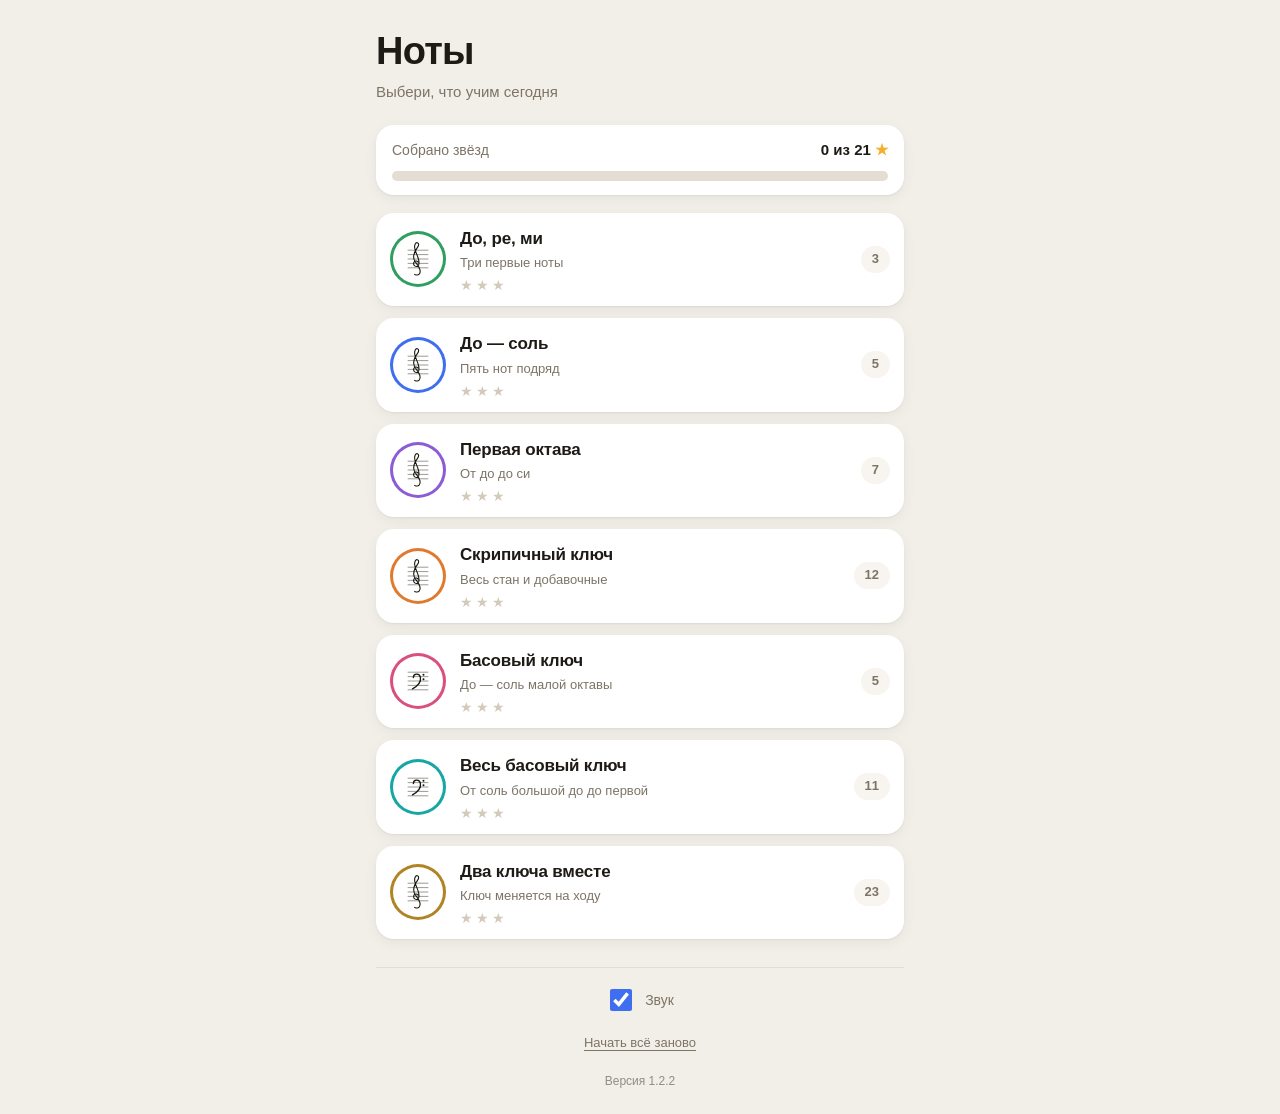
<file: index.html>
<!DOCTYPE html>
<html lang="ru">
<head>
<meta charset="UTF-8">
<meta name="viewport" content="width=device-width, initial-scale=1.0, viewport-fit=cover">
<meta name="theme-color" content="#f7f3ec">
<meta name="description" content="Тренажёр нот: узнавать ноты на нотном стане в скрипичном и басовом ключе">
<title>Ноты</title>

<link rel="manifest" href="manifest.json">
<link rel="icon" type="image/png" sizes="192x192" href="assets/icon-192.png">
<link rel="apple-touch-icon" href="assets/icon-192.png">
<meta name="mobile-web-app-capable" content="yes">
<meta name="apple-mobile-web-app-capable" content="yes">
<meta name="apple-mobile-web-app-status-bar-style" content="default">
<meta name="apple-mobile-web-app-title" content="Ноты">

<link rel="stylesheet" href="css/style.css">
</head>
<body>

<main id="screen" class="screen">
    <div class="loading">Загрузка…</div>
</main>

<noscript>
    <div class="noscript">Тренажёру нужен JavaScript — включите его в настройках браузера.</div>
</noscript>

<!--
    Сторож запуска.

    Обычный скрипт, а не модуль, и стоит он до модуля: если модуль не
    загрузился или упал на первой строке, этот всё равно выполнится. Иначе на
    экране вечная «Загрузка…», а до разработчика доходит «не открывается» —
    и больше ничего.

    Ничего не чинит: показывает, что случилось, и чем это показать тому, кто
    сможет починить.
-->
<script>
(function () {
    var беда = null;

    window.addEventListener('error', function (e) {
        беда = беда || (e.message + (e.filename ? ' — ' + e.filename + ':' + e.lineno : ''));
    }, true);

    window.addEventListener('unhandledrejection', function (e) {
        беда = беда || ('' + ((e.reason && e.reason.message) || e.reason));
    });

    setTimeout(function () {
        var место = document.querySelector('#screen .loading');
        if (!место) return;

        место.className = 'boot-failed';
        место.textContent = '';

        var строка = function (текст, тихо) {
            var p = document.createElement('p');
            p.textContent = текст;
            if (тихо) p.className = 'boot-quiet';
            место.appendChild(p);
        };

        строка('Тренажёр не запустился. Попробуйте обновить страницу.');
        if (беда) строка(беда, true);
        строка(navigator.userAgent, true);
    }, 8000);
})();
</script>

<script type="module" src="js/main.js"></script>
</body>
</html>
</file>
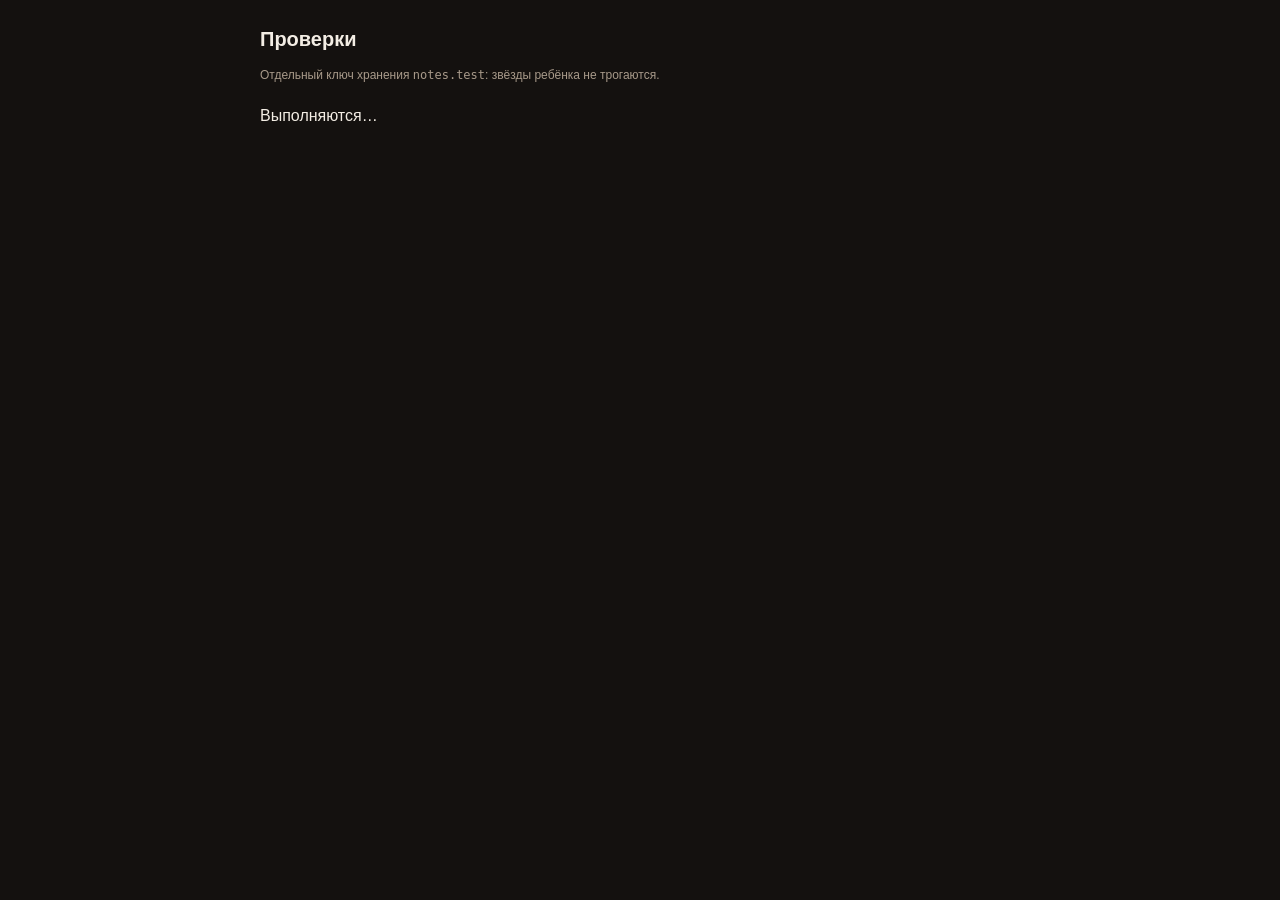
<file: tests/index.html>
<!DOCTYPE html>
<html lang="ru">
<head>
<meta charset="UTF-8">
<meta name="viewport" content="width=device-width, initial-scale=1.0">
<title>Проверки</title>
<style>
    body {
        background: #14110f;
        color: #f3ede4;
        font-family: -apple-system, BlinkMacSystemFont, "Segoe UI", Roboto, Arial, sans-serif;
        margin: 0;
        padding: 24px 16px 60px;
        line-height: 1.5;
    }
    .wrap { max-width: 760px; margin: 0 auto; }
    h1 { font-size: 20px; margin: 0 0 4px; }
    .lead { color: #a89a8a; font-size: 12px; margin-bottom: 20px; }
    .total {
        border-radius: 8px;
        padding: 12px 14px;
        margin-bottom: 20px;
        font-weight: bold;
    }
    .total.ok   { background: #1e2d1e; color: #6fae6f; border: 1px solid #6fae6f; }
    .total.fail { background: #2d1a18; color: #e07b6b; border: 1px solid #c0392b; }
    .suite { margin-bottom: 22px; }
    .suite h2 {
        font-size: 11px;
        letter-spacing: 0.14em;
        text-transform: uppercase;
        color: #3f7fd8;
        margin: 0 0 8px;
    }
    .test {
        display: flex;
        gap: 10px;
        align-items: baseline;
        font-size: 13px;
        padding: 4px 0;
        border-bottom: 1px solid #241f1b;
        flex-wrap: wrap;
    }
    .test .mark { flex: none; width: 14px; }
    .test.ok .mark { color: #6fae6f; }
    .test.fail { color: #e07b6b; }
    .test.fail .mark { color: #c0392b; }
    .error {
        width: 100%;
        color: #a89a8a;
        font-size: 12px;
        padding: 6px 0 6px 24px;
    }
</style>
</head>
<body>
<div class="wrap">
    <h1>Проверки</h1>
    <p class="lead">
        Отдельный ключ хранения <code>notes.test</code>: звёзды ребёнка не трогаются.
    </p>
    <div id="results">Выполняются…</div>
</div>

<!--
    Узел, который приложение считает всегда существующим.

    Проверки нажимают настоящие кнопки — иначе до состояния, спрятанного
    внутри модуля, не добраться, — а обработчики в ответ вызывают
    app.render(). Без этого узла каждое такое нажатие роняло бы обработчик
    на пустом месте и засоряло вывод.
-->
<div hidden>
    <main id="screen"></main>
</div>

<!--
    Ключ хранения подменяется обычным скриптом, а не модульным: модули
    выполняются после разбора всей страницы, и store.js успел бы прочитать
    настоящие звёзды раньше, чем сюда дошла бы очередь.

    Проверки идут мимо сервис-воркера: иначе они проверяют не то, что лежит
    в репозитории, а то, что осталось в кэше у этого браузера. Снять воркер
    после загрузки уже поздно — модули к тому времени запрошены. Поэтому
    сначала снимаем, и если он этой загрузкой ещё управлял, перезагружаемся
    один раз. Отсюда же динамический импорт вместо статического тега.

    Один раз — потому что перезагрузка бывает только после снятия своего
    воркера, а не всякий раз, когда страницей кто-то управляет. Чужой воркер
    с областью на весь адрес остался бы и после перезагрузки, и страница
    перезагружалась бы без конца (Р-14).

    Снимается только своё: воркер, чья область лежит внутри «Нот», и кэши с
    префиксом notes- — тем же, по которому sw.js при активации узнаёт свои
    прежние версии. Страница живёт и на Pages, а там у источника, кроме
    «Нот», журнал тренировок, шахматы и wortschatz — и воркеры, и кэши
    браузер ведёт по источнику, а не по каталогу. Снятое подчистую оставляло
    соседей без офлайна (Р-13).
-->
<script>
    globalThis.__NOTES_KEY__ = 'notes.test';

    (async () => {
        const управлял = !!navigator.serviceWorker?.controller;

        // Корень «Нот» — каталог над страницей проверок. Косая черта на
        // конце обязательна: без неё «/Notes» захватил бы и «/Notes-old/»
        const корень = new URL('../', location.href).href;

        // Снят ли хоть один свой воркер. Без этого перезагрузка ничего не
        // меняет: управлять страницей будет тот же воркер, что и сейчас
        let снялСвой = false;

        try {
            for (const reg of await navigator.serviceWorker?.getRegistrations?.() || []) {
                if (reg.scope.startsWith(корень) && await reg.unregister()) снялСвой = true;
            }

            for (const name of await caches?.keys?.() || []) {
                if (name.startsWith('notes-')) await caches.delete(name);
            }
        } catch {
            // Ни воркера, ни хранилища кэшей может не быть вовсе — тогда и
            // снимать нечего, а проверкам это безразлично
        }

        // Чужой воркер на весь адрес (igor-bond.github.io/) накрывает и эту
        // страницу, но снимать его нельзя — значит, и перезагружаться из-за
        // него незачем: после перезагрузки он управлял бы снова, и так без
        // конца. Проверки тогда идут через него — это меньшее из зол
        if (управлял && снялСвой) return location.reload();

        await import('./run.js');
    })();
</script>
</body>
</html>
</file>
<file: css/style.css>
/*
 * Ноты — оформление.
 *
 * Все цвета объявлены переменными в одном месте и нигде не дублируются: ни в
 * других правилах, ни в JavaScript. Рисунок стана берёт цвет через
 * currentColor, поэтому подсветка ответа — это одно свойство на корневом
 * svg, а не перерисовка.
 *
 * Тема следует за системой. Тёмная — снаружи: фон, карточки, подписи. Сам
 * стан остаётся листом бумаги в любой теме (Р-10): ноты ребёнок видит
 * чёрными по белому, и переучивать глаз на белое по чёрному тренажёр не
 * должен.
 *
 * Возраст читателя — девять лет, и это видно в каждом решении: крупно, но
 * не по-детски. Круглые значки, объёмные кнопки, полоса прогресса —
 * язык обычных приложений, а не дошкольных игр.
 */

:root {
    color-scheme: light dark;

    --bg:          #f2efe9;
    --surface:     #ffffff;
    --surface-2:   #f8f5f0;
    --line:        #e3ddd2;
    --line-strong: #d3cabb;

    --paper:       #ffffff;   /* лист, на котором стоит стан */
    --ink:         #18150f;   /* сам стан, ключи и ноты */
    --anchor:      #9fb0c2;   /* опорная нота подсказки */

    --text:        #1e1b16;
    --text-dim:    #7d7466;

    --accent:      #3f6ff0;
    --accent-edge: #2b51bd;
    --accent-soft: #e6ecfe;
    --on-accent:   #ffffff;

    --good:        #1f9d57;
    --good-edge:   #157a42;
    --good-soft:   #e2f5ea;

    --bad:         #de4f38;
    --bad-edge:    #b13a28;
    --bad-soft:    #fceae5;

    --gold:        #f3b02c;
    --flame:       #ff7a33;

    --tone-1: #2f9e5f;
    --tone-2: #3f6ff0;
    --tone-3: #8b5cd6;
    --tone-4: #e07a2f;
    --tone-5: #d94f7d;
    --tone-6: #17a6a6;
    --tone-7: #b08424;

    --shadow-1: 0 1px 2px rgba(24, 21, 15, 0.05), 0 4px 14px rgba(24, 21, 15, 0.05);
    --shadow-2: 0 2px 6px rgba(24, 21, 15, 0.08), 0 12px 32px rgba(24, 21, 15, 0.08);

    --font-text: -apple-system, BlinkMacSystemFont, "Segoe UI", Roboto,
                 "Helvetica Neue", Arial, sans-serif;

    --radius:    18px;
    --radius-sm: 12px;
    --content:   560px;

    --safe-top:    env(safe-area-inset-top, 0px);
    --safe-bottom: env(safe-area-inset-bottom, 0px);
}

/*
 * Тёмная тема.
 *
 * Меняются только переменные — ни одного правила больше. Бумага и чернила
 * остаются прежними намеренно: стан в тёмной теме — всё тот же белый лист,
 * просто лежит он на тёмном столе.
 */
@media (prefers-color-scheme: dark) {
    :root {
        --bg:          #12141a;
        --surface:     #1b1e26;
        --surface-2:   #222630;
        --line:        #2c313c;
        --line-strong: #3a4150;

        --paper:       #f6f3ec;

        --text:        #eef1f6;
        --text-dim:    #98a1af;

        --accent:      #5c86ff;
        --accent-edge: #3a5fd0;
        --accent-soft: #1e2640;

        --good:        #34b86c;
        --good-edge:   #1f8a4e;
        --good-soft:   #16301f;

        --bad:         #f06248;
        --bad-edge:    #b8402c;
        --bad-soft:    #331a16;

        --shadow-1: 0 1px 2px rgba(0, 0, 0, 0.4), 0 4px 16px rgba(0, 0, 0, 0.3);
        --shadow-2: 0 2px 8px rgba(0, 0, 0, 0.45), 0 14px 36px rgba(0, 0, 0, 0.4);
    }
}

* { box-sizing: border-box; }

/*
 * Браузер прячет [hidden] своим правилом display: none, но любое наше
 * правило с display перебивает его — оно сильнее по происхождению.
 */
[hidden] { display: none !important; }

html, body {
    margin: 0;
    background: var(--bg);
    color: var(--text);
    font-family: var(--font-text);
    line-height: 1.45;
    -webkit-text-size-adjust: 100%;
}

/*
 * Выделение текста отключено везде, кроме мест, где его правда выделяют.
 *
 * На планшете быстрый двойной тык по кнопке ответа выделяет её подпись и
 * вызывает системное меню «Скопировать» — ребёнок видит, что тренажёр
 * сломался, и зовёт взрослого.
 */
button, .seg, .star, .stan, .badge { user-select: none; -webkit-user-select: none; }

/* Серый мигающий прямоугольник при касании на Android выглядит поломкой */
button { -webkit-tap-highlight-color: transparent; }

.screen {
    display: block;
    max-width: var(--content);
    margin: 0 auto;
    padding: calc(16px + var(--safe-top)) 16px calc(24px + var(--safe-bottom));
}

.loading, .empty-note, .noscript, .boot-failed {
    color: var(--text-dim);
    text-align: center;
    padding: 40px 16px;
}

.boot-failed { text-align: left; }
.boot-quiet { color: var(--text-dim); font-size: 12px; word-break: break-word; }

/* ================== ГЛАВНЫЙ ЭКРАН ================== */

.head { margin: 8px 0 22px; }

.head h1 {
    font-size: 34px;
    font-weight: 800;
    letter-spacing: -0.02em;
    margin: 0;
}

.head-sub { margin: 2px 0 0; color: var(--text-dim); font-size: 15px; }

/*
 * Общий сбор звёзд — одна строка и одна полоса.
 *
 * В девять лет «сколько всего осталось» — главный вопрос к такому
 * приложению, и отвечать на него россыпью звёздочек по карточкам значит не
 * отвечать вовсе: их надо сложить глазами.
 */
.total {
    margin: 0 0 18px;
    padding: 14px 16px;
    border-radius: var(--radius);
    background: var(--surface);
    box-shadow: var(--shadow-1);
}

.total-line {
    display: flex;
    align-items: baseline;
    justify-content: space-between;
    gap: 12px;
    margin-bottom: 10px;
}

.total-label { font-size: 14px; color: var(--text-dim); }

.total-count {
    font-size: 15px;
    font-weight: 700;
    font-variant-numeric: tabular-nums;
}

.total-count .star { font-size: 15px; }

.bar {
    height: 10px;
    border-radius: 999px;
    background: var(--line);
    overflow: hidden;
}

.bar-fill {
    height: 100%;
    width: calc(var(--доля, 0) * 100%);
    border-radius: 999px;
    background: linear-gradient(90deg, var(--gold), var(--flame));
    transition: width 0.6s ease-out;
}

.levels { display: grid; gap: 12px; }

/*
 * Карточка уровня — одна большая кнопка со значком, а не строка со
 * стрелочкой: промах по строке высотой в текст означает открытый не тот
 * уровень.
 */
.level {
    display: grid;
    grid-template-columns: 56px 1fr auto;
    align-items: center;
    gap: 14px;

    width: 100%;
    padding: 14px;
    border: 0;
    border-radius: var(--radius);
    background: var(--surface);
    color: var(--text);
    font: inherit;
    text-align: left;
    cursor: pointer;
    box-shadow: var(--shadow-1);
    transition: transform 0.12s ease, box-shadow 0.12s ease;
}

.level:active { transform: scale(0.985); box-shadow: var(--shadow-1); }

.levels .level:nth-child(1) { --tone: var(--tone-1); }
.levels .level:nth-child(2) { --tone: var(--tone-2); }
.levels .level:nth-child(3) { --tone: var(--tone-3); }
.levels .level:nth-child(4) { --tone: var(--tone-4); }
.levels .level:nth-child(5) { --tone: var(--tone-5); }
.levels .level:nth-child(6) { --tone: var(--tone-6); }
.levels .level:nth-child(7) { --tone: var(--tone-7); }

/*
 * Значок с ключом — круг бумажного цвета в цветном кольце.
 *
 * Перекрасить сам ключ было заманчиво, но ключ ребёнок должен узнавать в
 * нотной тетради, где он чёрный. Цвет ушёл в кольцо, а бумажная заливка
 * держит ключ читаемым и в тёмной теме.
 */
.badge {
    position: relative;
    width: 56px;
    height: 56px;
    border-radius: 50%;
    background: var(--paper);
    box-shadow: inset 0 0 0 3px var(--tone, var(--line-strong));
    display: flex;
    align-items: center;
    justify-content: center;
    color: var(--ink);
}

.badge .stan-mini { width: 34px; height: 44px; }

.level.done .badge { box-shadow: inset 0 0 0 3px var(--good); }

.badge-check {
    position: absolute;
    right: -3px;
    bottom: -3px;
    width: 22px;
    height: 22px;
    border-radius: 50%;
    background: var(--good);
    color: #fff;
    font-size: 13px;
    font-weight: 700;
    line-height: 22px;
    text-align: center;
    box-shadow: 0 0 0 3px var(--surface);
}

.level-text { display: grid; gap: 3px; min-width: 0; }

.level-name {
    font-size: 17px;
    font-weight: 700;
    letter-spacing: -0.01em;
}

.level-sub {
    font-size: 13px;
    color: var(--text-dim);
    overflow: hidden;
    text-overflow: ellipsis;
    white-space: nowrap;
}

.level-stars { display: flex; gap: 3px; margin-top: 2px; }

.level-count {
    font-size: 13px;
    font-weight: 600;
    color: var(--text-dim);
    background: var(--surface-2);
    border-radius: 999px;
    padding: 4px 11px;
    font-variant-numeric: tabular-nums;
}

.star { color: var(--line-strong); font-size: 14px; line-height: 1; }
.star.on { color: var(--gold); }

/* ================== ПОДВАЛ ================== */

.footer {
    margin-top: 28px;
    padding-top: 18px;
    border-top: 1px solid var(--line);
    display: grid;
    gap: 14px;
    justify-items: center;
    color: var(--text-dim);
    font-size: 13px;
}

.switch {
    display: flex;
    align-items: center;
    gap: 10px;
    cursor: pointer;
    font-size: 14px;
}

.switch input { width: 22px; height: 22px; accent-color: var(--accent); }

.quiet-btn {
    border: 0;
    background: none;
    color: var(--text-dim);
    font: inherit;
    text-decoration: underline;
    text-underline-offset: 3px;
    cursor: pointer;
    padding: 6px;
}

.version { margin: 0; font-size: 12px; opacity: 0.8; }

/* ================== ЗАНЯТИЕ ================== */

/*
 * Занятие занимает высоту экрана целиком и не прокручивается.
 *
 * Прокрутка здесь — это уехавший вверх стан в момент ответа: ребёнок видит
 * кнопки и не видит ноту. Стан растягивается по остатку, кнопки прижаты к
 * низу и стоят на месте от вопроса к вопросу.
 */
.drill {
    display: flex;
    flex-direction: column;
    gap: 14px;
    min-height: calc(100dvh - 40px - var(--safe-top) - var(--safe-bottom));
}

.drill-head {
    display: grid;
    grid-template-columns: 44px 1fr auto;
    align-items: center;
    gap: 12px;
}

.icon-btn {
    width: 44px;
    height: 44px;
    border: 0;
    border-radius: 14px;
    background: var(--surface);
    color: var(--text);
    font-size: 20px;
    line-height: 1;
    cursor: pointer;
    box-shadow: var(--shadow-1);
}

.icon-btn:active { transform: scale(0.94); }

/*
 * Полоса вопросов вместо россыпи точек.
 *
 * Десять горошин приходится пересчитывать, чтобы понять, сколько осталось;
 * полоса из десяти сегментов читается одним взглядом и заодно заполняется
 * слева направо — видно не только сколько верных, но и сколько пути пройдено.
 */
.segs { display: flex; gap: 4px; }

.seg {
    flex: 1;
    height: 8px;
    border-radius: 999px;
    background: var(--line);
    transition: background-color 0.25s ease, transform 0.25s ease;
}

.seg.ok  { background: var(--good); }
.seg.bad { background: var(--bad); }
.seg.now { background: var(--accent); transform: scaleY(1.5); }

.count {
    font-size: 14px;
    font-weight: 700;
    color: var(--text-dim);
    font-variant-numeric: tabular-nums;
}

.stage {
    position: relative;
    flex: 1;
    display: flex;
    align-items: center;
    justify-content: center;
    background: var(--paper);
    border-radius: var(--radius);
    padding: 14px;
    min-height: 210px;
    box-shadow: var(--shadow-2);
}

.stan {
    width: 100%;
    max-width: 340px;
    height: auto;
    color: var(--ink);
}

.stan.ok  { color: var(--good-edge); }
.stan.bad { color: var(--bad-edge); }

/*
 * Линейки стана и ключ всегда чёрные, даже когда нота подсвечена.
 *
 * Позеленевший целиком стан читается как «весь ответ верный», а
 * покрасневший — как будто сломался тренажёр. Цветом отвечает нота, стан
 * остаётся бумагой.
 */
.stan .stan-lines, .stan .stan-clef { color: var(--ink); }
.stan .stan-anchor { color: var(--anchor); }

.verdict-box { min-height: 86px; text-align: center; }

.verdict {
    margin: 0;
    font-size: 18px;
    font-weight: 700;
    letter-spacing: -0.01em;
}

.verdict.hint { color: var(--text-dim); font-weight: 500; }
.verdict.ok   { color: var(--good); }
.verdict.bad  { color: var(--bad); }

.tip { margin: 6px 0 0; font-size: 15px; color: var(--text-dim); }

/*
 * Кнопка подсказки — тихая.
 *
 * Она обязана быть на виду (иначе ребёнок жмёт наугад вместо того, чтобы
 * считать), но не должна выглядеть главной: главная здесь — попытка
 * прочитать самому.
 */
.tip-btn {
    margin-top: 8px;
    padding: 9px 22px;
    border: 0;
    border-radius: 999px;
    background: var(--surface);
    color: var(--text-dim);
    font: inherit;
    font-size: 15px;
    font-weight: 600;
    cursor: pointer;
    box-shadow: var(--shadow-1);
}

.tip-btn:active { transform: translateY(1px); }

/*
 * Серия: сколько верных подряд.
 *
 * Награда за то, чего не видно в счёте: восемь из десяти можно набрать и
 * вперемешку с ошибками, а пять подряд означают, что ноты правда читаются.
 */
.streak {
    position: absolute;
    top: 12px;
    right: 14px;
    display: flex;
    align-items: center;
    gap: 6px;
    padding: 6px 13px;
    border-radius: 999px;
    background: linear-gradient(135deg, var(--gold), var(--flame));
    color: #fff;
    font-size: 14px;
    font-weight: 800;
    font-variant-numeric: tabular-nums;
    box-shadow: 0 4px 14px rgba(255, 122, 51, 0.35);
    animation: серия-пришла 0.35s ease-out;
}

@keyframes серия-пришла {
    from { opacity: 0; transform: scale(0.6) translateY(-6px); }
    to   { opacity: 1; transform: scale(1) translateY(0); }
}

/*
 * Кнопки ответа — сетка и объём.
 *
 * В строку семь кнопок на телефоне сжимаются до полосок в палец шириной, и
 * промах по соседней ноте засчитывается как незнание. Сетка из четырёх в
 * ряд держит мишень крупной при любом их числе.
 *
 * Нижняя кромка темнее самой кнопки, и при нажатии кнопка на неё
 * просаживается. Это не украшение: на планшете без наведения мышью нажатие
 * нечем подтвердить, кроме как движением самой кнопки.
 */
.keys {
    display: grid;
    grid-template-columns: repeat(4, 1fr);
    gap: 10px;
}

.key {
    position: relative;
    padding: 17px 4px;
    border: 0;
    border-radius: var(--radius-sm);
    background: var(--surface);
    color: var(--text);
    font: inherit;
    font-size: 19px;
    font-weight: 700;
    cursor: pointer;
    box-shadow: 0 4px 0 var(--line-strong);
    transition: transform 0.06s ease, box-shadow 0.06s ease;
}

.key:active {
    transform: translateY(4px);
    box-shadow: 0 0 0 var(--line-strong);
}

.key[disabled] { opacity: 0.5; cursor: default; }

.key.ok {
    background: var(--good-soft);
    color: var(--good);
    box-shadow: 0 4px 0 var(--good-edge);
    opacity: 1;
}

.key.bad {
    background: var(--bad-soft);
    color: var(--bad);
    box-shadow: 0 4px 0 var(--bad-edge);
    opacity: 1;
}

/* Цифра — подсказка для клавиатуры; на телефоне она не мешает и не зовёт */
.key-num {
    position: absolute;
    top: 5px;
    right: 7px;
    font-size: 10px;
    font-weight: 600;
    color: var(--text-dim);
}

.next-btn {
    margin-top: 10px;
    padding: 11px 30px;
    border: 0;
    border-radius: 999px;
    background: var(--accent);
    color: var(--on-accent);
    font: inherit;
    font-size: 16px;
    font-weight: 700;
    cursor: pointer;
    box-shadow: 0 4px 0 var(--accent-edge);
}

.next-btn:active { transform: translateY(4px); box-shadow: 0 0 0 var(--accent-edge); }

/* ================== ИТОГ ================== */

.result { text-align: center; padding-top: 10px; }

/*
 * Круг с результатом.
 *
 * Кольцо заполняется долей верных ответов — тем же жестом, которым в любом
 * приложении показывают выполненную цель. Доля приходит числом из
 * JavaScript, цвета остаются здесь.
 */
.score-ring {
    width: 168px;
    height: 168px;
    margin: 0 auto 18px;
    border-radius: 50%;
    display: flex;
    align-items: center;
    justify-content: center;
    background: conic-gradient(var(--ring, var(--good)) calc(var(--доля, 0) * 1turn), var(--line) 0);
    animation: кольцо-налилось 0.7s ease-out;
}

@keyframes кольцо-налилось {
    from { transform: scale(0.85) rotate(-14deg); opacity: 0; }
    to   { transform: scale(1) rotate(0); opacity: 1; }
}

.score-hole {
    width: 138px;
    height: 138px;
    border-radius: 50%;
    background: var(--bg);
    display: flex;
    flex-direction: column;
    align-items: center;
    justify-content: center;
    gap: 2px;
}

.result-score {
    margin: 0;
    font-size: 38px;
    font-weight: 800;
    letter-spacing: -0.03em;
    font-variant-numeric: tabular-nums;
}

.result-of { font-size: 13px; color: var(--text-dim); }

.result-stars { display: flex; justify-content: center; gap: 8px; line-height: 1; }
.result-stars .star { font-size: 40px; }

.result-word {
    margin: 10px 0 0;
    font-size: 24px;
    font-weight: 800;
    letter-spacing: -0.02em;
}

.result-level { margin: 2px 0 0; color: var(--text-dim); font-size: 14px; }

.result-head {
    margin: 28px 0 10px;
    font-size: 12px;
    letter-spacing: 0.12em;
    text-transform: uppercase;
    color: var(--text-dim);
    font-weight: 700;
}

.misses { display: grid; gap: 10px; }

.miss {
    display: grid;
    grid-template-columns: 104px 1fr;
    align-items: center;
    gap: 14px;
    padding: 10px 14px;
    border-radius: var(--radius);
    background: var(--surface);
    text-align: left;
    box-shadow: var(--shadow-1);
}

/* Лист внутри карточки остаётся листом и в тёмной теме */
.miss .stan {
    width: 104px;
    background: var(--paper);
    border-radius: var(--radius-sm);
    padding: 4px;
}

.miss-text { display: grid; gap: 3px; }
.miss-right { font-size: 17px; font-weight: 700; }
.miss-wrong { font-size: 13px; color: var(--bad); }

.result-buttons { display: grid; gap: 12px; justify-items: center; margin-top: 28px; }

.big-btn {
    width: 100%;
    max-width: 330px;
    padding: 17px;
    border: 0;
    border-radius: 999px;
    background: var(--accent);
    color: var(--on-accent);
    font: inherit;
    font-size: 17px;
    font-weight: 700;
    cursor: pointer;
    box-shadow: 0 5px 0 var(--accent-edge);
}

.big-btn:active { transform: translateY(5px); box-shadow: 0 0 0 var(--accent-edge); }

.big-btn.second {
    background: var(--surface);
    color: var(--text);
    box-shadow: 0 5px 0 var(--line-strong);
}

/* ================== ОЖИВЛЕНИЕ ================== */

/*
 * Нота появляется, подпрыгивает от верного ответа и вздрагивает от
 * неверного.
 *
 * Это не украшение. Экран перерисовывается целиком, и без движения новая
 * нота ничем не отличается от прежней: ребёнок отвечает, картинка
 * мгновенно подменяется, и он не замечает, что вопрос уже другой.
 */
@keyframes нота-пришла {
    from { opacity: 0; transform: translateY(-12px); }
    to   { opacity: 1; transform: translateY(0); }
}

@keyframes нота-прыгнула {
    0%   { transform: translateY(0) scale(1); }
    35%  { transform: translateY(-12px) scale(1.05); }
    100% { transform: translateY(0) scale(1); }
}

@keyframes нота-дрогнула {
    0%, 100% { transform: translateX(0); }
    20%      { transform: translateX(-8px); }
    50%      { transform: translateX(7px); }
    80%      { transform: translateX(-3px); }
}

.stage .stan     { animation: нота-пришла 0.22s ease-out; }
.stage .stan.ok  { animation: нота-прыгнула 0.45s ease-out; }
.stage .stan.bad { animation: нота-дрогнула 0.4s ease-out; }

.result-stars .star { display: inline-block; animation: звезда-зажглась 0.5s ease-out backwards; }
.result-stars .star:nth-child(2) { animation-delay: 0.18s; }
.result-stars .star:nth-child(3) { animation-delay: 0.36s; }

@keyframes звезда-зажглась {
    0%   { opacity: 0; transform: scale(0.2) rotate(-40deg); }
    70%  { opacity: 1; transform: scale(1.25) rotate(6deg); }
    100% { opacity: 1; transform: scale(1) rotate(0); }
}

/* ================== КОНФЕТТИ ================== */

.confetti {
    position: fixed;
    inset: 0;
    overflow: hidden;
    pointer-events: none;
    z-index: 5;
}

.confetti-piece {
    position: absolute;
    top: -24px;
    width: 10px;
    height: 14px;
    border-radius: 2px;
    animation: бумажка-упала 2.6s linear forwards;
}

.confetti-piece:nth-child(5n+1) { background: var(--tone-2); }
.confetti-piece:nth-child(5n+2) { background: var(--gold); }
.confetti-piece:nth-child(5n+3) { background: var(--tone-1); }
.confetti-piece:nth-child(5n+4) { background: var(--tone-5); }
.confetti-piece:nth-child(5n+5) { background: var(--tone-3); }

@keyframes бумажка-упала {
    from { transform: translateY(0) rotate(0); opacity: 1; }
    to   { transform: translateY(105vh) rotate(var(--кувырок, 360deg)); opacity: 0.9; }
}

/*
 * Движение отключаемо системной настройкой.
 *
 * Не только вежливость к тем, кого укачивает: у части детей мелькание
 * действительно мешает сосредоточиться, и настройка «меньше движения» —
 * единственное, чем родитель может это выключить.
 */
@media (prefers-reduced-motion: reduce) {
    .stage .stan, .stage .stan.ok, .stage .stan.bad,
    .streak, .result-stars .star, .confetti-piece, .score-ring, .bar-fill {
        animation: none;
        transition: none;
    }

    .confetti { display: none; }
}

/* ================== КОМПЬЮТЕР ================== */

/*
 * На большом экране тренажёр не растягивается, а вырастает.
 *
 * Ширина остаётся прежней — читать ноту через полметра стана неудобно, — но
 * сам стан и кнопки становятся крупнее: за компьютером ребёнок сидит дальше
 * от экрана, чем держит планшет.
 */
@media (min-width: 700px) and (min-height: 620px) {
    .stan { max-width: 420px; }
    .key { padding: 21px 4px; font-size: 21px; }
    .head h1 { font-size: 38px; }
}
</file>
